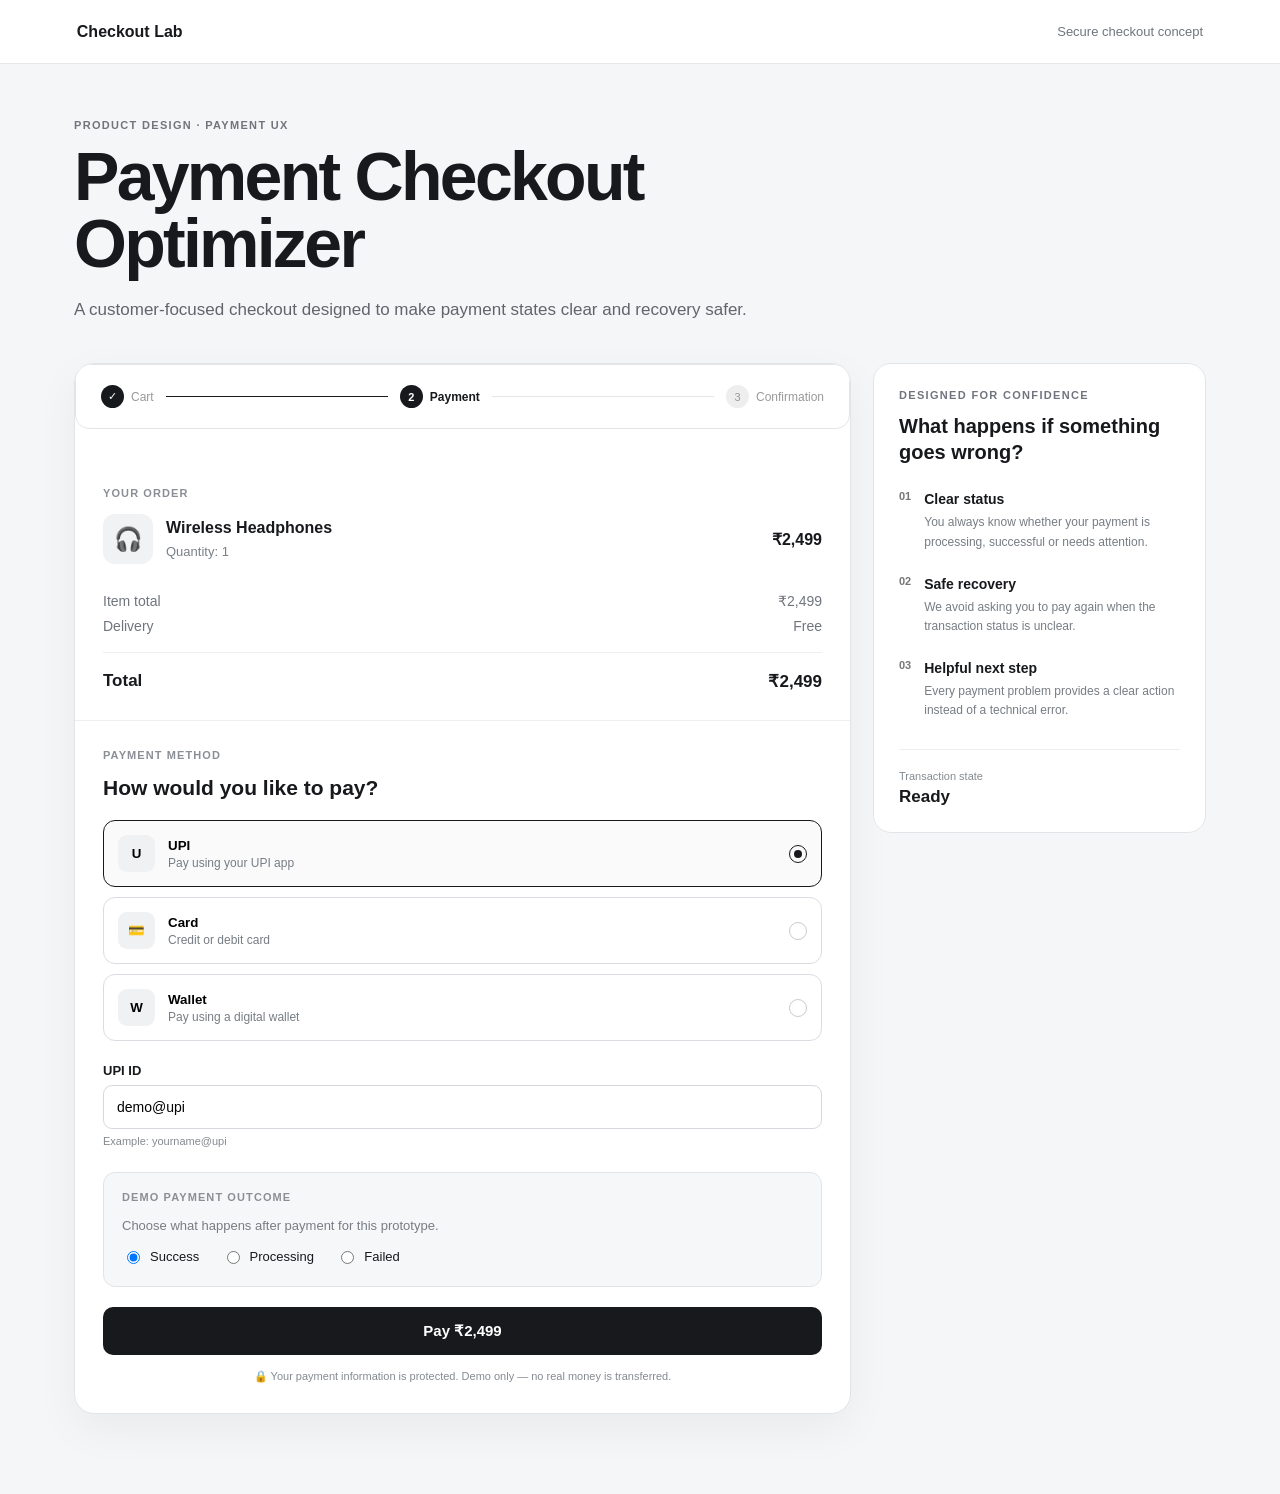
<file: index.html>
<!DOCTYPE html>
<html lang="en">

<head>

    <meta charset="UTF-8">

    <meta
        name="viewport"
        content="width=device-width, initial-scale=1.0"
    >

    <title>Payment Checkout Optimizer</title>

    <link rel="stylesheet" href="style.css">

</head>


<body>

    <!-- HEADER -->

    <header class="header">

        <div class="logo">
            Checkout Lab
        </div>

        <div class="header-note">
            Secure checkout concept
        </div>

    </header>


    <main class="container">


        <!-- HERO -->

        <section class="hero">

            <div class="eyebrow">
                PRODUCT DESIGN · PAYMENT UX
            </div>

            <h1>
                Payment Checkout
                Optimizer
            </h1>

            <p>
                A customer-focused checkout designed to make
                payment states clear and recovery safer.
            </p>

        </section>


        <!-- CHECKOUT -->

        <section class="checkout-layout">


            <!-- MAIN CHECKOUT -->

            <div class="checkout-card">


                <!-- PROGRESS -->

                <div class="progress checkout-progress">

    <button
    class="progress-step completed progress-link"
    onclick="window.location.href='cart.html'"
>

    <span>✓</span>

    Cart

</button>

    <div class="progress-line completed-line"></div>


    <div class="progress-step active">

        <span>2</span>

        Payment

    </div>


    <div class="progress-line"></div>


    <div class="progress-step">

        <span>3</span>

        Confirmation

    </div>

</div>
                <!-- ORDER SUMMARY -->

                <section class="order-section">

                    <div class="section-label">
                        YOUR ORDER
                    </div>

                    <div class="product-row">

                        <div class="product-info">

                            <div class="product-image">
                                🎧
                            </div>

                            <div>

                                <strong>
                                    Wireless Headphones
                                </strong>

                                <span>
                                    Quantity: 1
                                </span>

                            </div>

                        </div>

                        <strong>
                            ₹2,499
                        </strong>

                    </div>


                    <div class="price-row">

                        <span>
                            Item total
                        </span>

                        <span>
                            ₹2,499
                        </span>

                    </div>


                    <div class="price-row">

                        <span>
                            Delivery
                        </span>

                        <span>
                            Free
                        </span>

                    </div>


                    <div class="total-row">

                        <strong>
                            Total
                        </strong>

                        <strong>
                            ₹2,499
                        </strong>

                    </div>

                </section>


                <!-- PAYMENT SECTION -->

                <section class="payment-section">

                    <div class="section-label">
                        PAYMENT METHOD
                    </div>

                    <h2>
                        How would you like to pay?
                    </h2>


                    <!-- PAYMENT METHODS -->

                    <div class="payment-methods">


                        <button
                            class="payment-method active"
                            data-method="UPI"
                        >

                            <span class="method-icon">
                                U
                            </span>

                            <span class="method-content">

                                <strong>
                                    UPI
                                </strong>

                                <small>
                                    Pay using your UPI app
                                </small>

                            </span>

                            <span class="radio"></span>

                        </button>


                        <button
                            class="payment-method"
                            data-method="Card"
                        >

                            <span class="method-icon">
                                💳
                            </span>

                            <span class="method-content">

                                <strong>
                                    Card
                                </strong>

                                <small>
                                    Credit or debit card
                                </small>

                            </span>

                            <span class="radio"></span>

                        </button>


                        <button
                            class="payment-method"
                            data-method="Wallet"
                        >

                            <span class="method-icon">
                                W
                            </span>

                            <span class="method-content">

                                <strong>
                                    Wallet
                                </strong>

                                <small>
                                    Pay using a digital wallet
                                </small>

                            </span>

                            <span class="radio"></span>

                        </button>


                    </div>


                    <!-- UPI INPUT -->

                    <div
                        id="upiSection"
                        class="input-section"
                    >

                        <label for="upi">
                            UPI ID
                        </label>

                        <input
                            type="text"
                            id="upi"
                            value="demo@upi"
                            placeholder="example@upi"
                        >

                        <small class="input-help">
                            Example: yourname@upi
                        </small>

                    </div>


                    <!-- CARD INPUT -->

                    <div
                        id="cardSection"
                        class="input-section hidden"
                    >

                        <label for="card">
                            Card number
                        </label>

                        <input
                            type="text"
                            id="card"
                            placeholder="1234 5678 9012 3456"
                        >

                        <div class="card-fields">

                            <input
                                type="text"
                                placeholder="MM / YY"
                            >

                            <input
                                type="text"
                                placeholder="CVV"
                            >

                        </div>

                    </div>


                    <!-- WALLET -->

                    <div
                        id="walletSection"
                        class="wallet-section hidden"
                    >

                        <div class="wallet-message">

                            <strong>
                                Wallet payment
                            </strong>

                            <span>
                                You will be redirected to your wallet
                                provider to complete payment.
                            </span>

                        </div>

                    </div>

                    <div class="demo-outcome">

    <div class="section-label">
        DEMO PAYMENT OUTCOME
    </div>

    <p>
        Choose what happens after payment for this prototype.
    </p>

    <label>
        <input
            type="radio"
            name="paymentOutcome"
            value="success"
            checked
        >
        Success
    </label>

    <label>
        <input
            type="radio"
            name="paymentOutcome"
            value="processing"
        >
        Processing
    </label>

    <label>
        <input
            type="radio"
            name="paymentOutcome"
            value="failed"
        >
        Failed
    </label>

</div>
                    <!-- PAY BUTTON -->

                    <button
                        id="payButton"
                        class="pay-button"
                    >

                        Pay ₹2,499

                    </button>


                    <div class="security-note">

                        🔒 Your payment information is protected.
                        Demo only — no real money is transferred.

                    </div>

                </section>


                <!-- PAYMENT STATUS -->

                <section
                    id="statusSection"
                    class="status-section hidden"
                >

                    <div
                        id="statusIcon"
                        class="status-icon"
                    >
                        ✓
                    </div>

                    <h2 id="statusTitle">
                        Payment successful
                    </h2>

                    <p id="statusMessage">
                        Your order has been confirmed.
                    </p>


                    <div
                        id="statusDetails"
                        class="status-details"
                    >

                        <div>

                            <span>
                                Amount
                            </span>

                            <strong>
                                ₹2,499
                            </strong>

                        </div>

                        <div>

                            <span>
                                Payment method
                            </span>

                            <strong id="statusMethod">
                                UPI
                            </strong>

                        </div>

                    </div>


                    <div
                        id="statusActions"
                        class="status-actions"
                    >

                    </div>

                </section>


            </div>


            <!-- RIGHT SIDE -->

            <aside class="trust-card">


                <div class="eyebrow">
                    DESIGNED FOR CONFIDENCE
                </div>


                <h3>
                    What happens if something goes wrong?
                </h3>


                <div class="trust-item">

                    <span class="trust-number">
                        01
                    </span>

                    <div>

                        <strong>
                            Clear status
                        </strong>

                        <p>
                            You always know whether your payment
                            is processing, successful or needs attention.
                        </p>

                    </div>

                </div>


                <div class="trust-item">

                    <span class="trust-number">
                        02
                    </span>

                    <div>

                        <strong>
                            Safe recovery
                        </strong>

                        <p>
                            We avoid asking you to pay again
                            when the transaction status is unclear.
                        </p>

                    </div>

                </div>


                <div class="trust-item">

                    <span class="trust-number">
                        03
                    </span>

                    <div>

                        <strong>
                            Helpful next step
                        </strong>

                        <p>
                            Every payment problem provides a
                            clear action instead of a technical error.
                        </p>

                    </div>

                </div>


                <!-- TIMER -->

                <div class="timer-box">

                    <span>
                        Transaction state
                    </span>

                    <strong id="timer">
                        Ready
                    </strong>

                </div>


            </aside>


        </section>


    </main>


    <script src="script.js"></script>

</body>

</html>
</file>
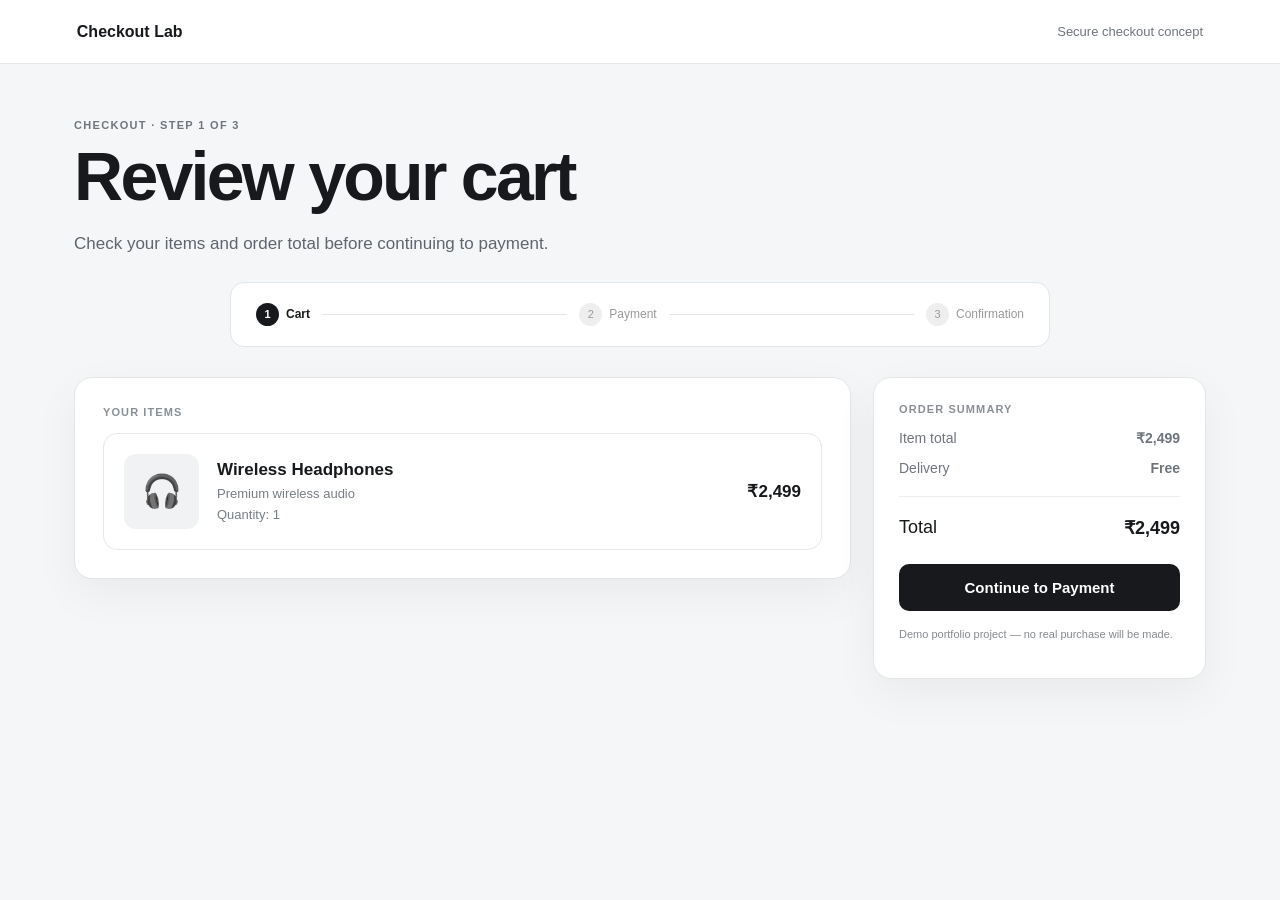
<file: cart.html>
<!DOCTYPE html>
<html lang="en">

<head>

    <meta charset="UTF-8">

    <meta
        name="viewport"
        content="width=device-width, initial-scale=1.0"
    >

    <title>Your Cart</title>

    <link rel="stylesheet" href="style.css">

</head>


<body>

    <!-- HEADER -->

    <header class="header">

        <div class="logo">
            Checkout Lab
        </div>

        <div class="header-note">
            Secure checkout concept
        </div>

    </header>


    <main class="container">


        <!-- HERO -->

        <section class="hero cart-hero">

            <div class="eyebrow">
                CHECKOUT · STEP 1 OF 3
            </div>

            <h1>
                Review your cart
            </h1>

            <p>
                Check your items and order total before
                continuing to payment.
            </p>

        </section>


        <!-- PROGRESS -->

        <div class="progress checkout-progress">


            <div class="progress-step active">

                <span>1</span>

                Cart

            </div>


            <div class="progress-line"></div>


            <div class="progress-step">

                <span>2</span>

                Payment

            </div>


            <div class="progress-line"></div>


            <div class="progress-step">

                <span>3</span>

                Confirmation

            </div>


        </div>


        <!-- CART LAYOUT -->

        <section class="cart-layout">


            <!-- CART ITEMS -->

            <div class="cart-card">


                <div class="section-label">
                    YOUR ITEMS
                </div>


                <div class="cart-product">


                    <div class="product-image large">
                        🎧
                    </div>


                    <div class="cart-product-info">

                        <strong>
                            Wireless Headphones
                        </strong>

                        <span>
                            Premium wireless audio
                        </span>

                        <span>
                            Quantity: 1
                        </span>

                    </div>


                    <strong class="cart-price">
                        ₹2,499
                    </strong>


                </div>


            </div>


            <!-- ORDER SUMMARY -->

            <aside class="cart-summary">


                <div class="section-label">
                    ORDER SUMMARY
                </div>


                <div class="summary-row">

                    <span>
                        Item total
                    </span>

                    <strong>
                        ₹2,499
                    </strong>

                </div>


                <div class="summary-row">

                    <span>
                        Delivery
                    </span>

                    <strong>
                        Free
                    </strong>

                </div>


                <div class="summary-total">

                    <span>
                        Total
                    </span>

                    <strong>
                        ₹2,499
                    </strong>

                </div>


                <button
                    id="continuePayment"
                    class="continue-button"
                >

                    Continue to Payment

                </button>


                <p class="demo-note">

                    Demo portfolio project — no real
                    purchase will be made.

                </p>


            </aside>


        </section>


    </main>


    <script>

        const continuePayment =
            document.getElementById(
                "continuePayment"
            );


        continuePayment.addEventListener(
            "click",
            function () {

                window.location.href =
                    "index.html";

            }
        );

    </script>


</body>

</html>
</file>
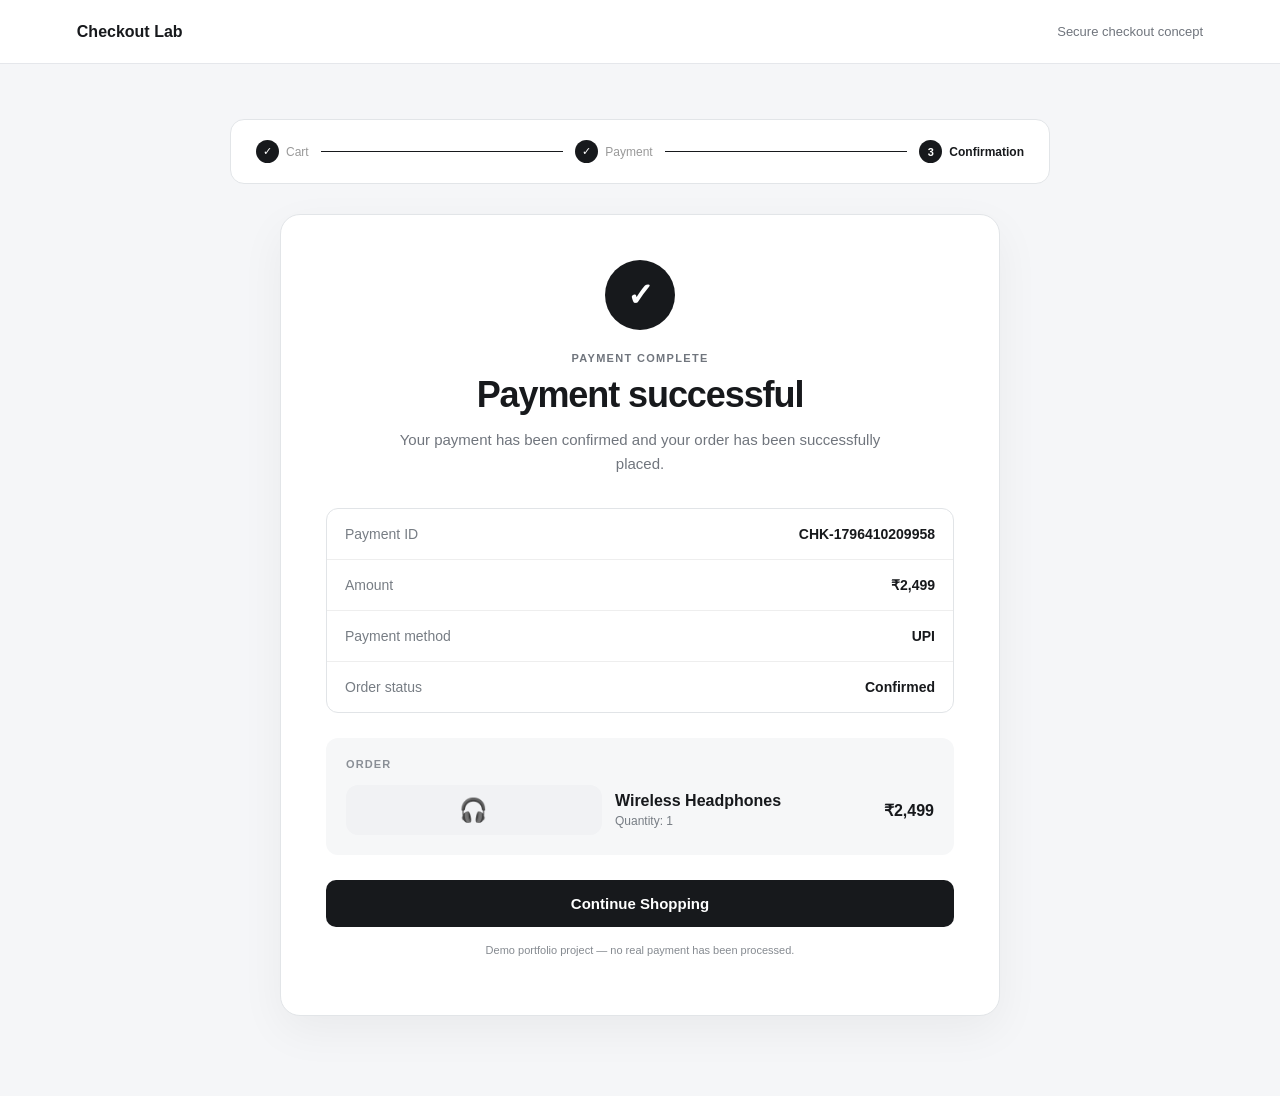
<file: confirmation.html>
<!DOCTYPE html>
<html lang="en">

<head>

    <meta charset="UTF-8">

    <meta
        name="viewport"
        content="width=device-width, initial-scale=1.0"
    >

    <title>Payment Confirmation</title>

    <link rel="stylesheet" href="style.css">

</head>


<body>

    <!-- HEADER -->

    <header class="header">

        <div class="logo">
            Checkout Lab
        </div>

        <div class="header-note">
            Secure checkout concept
        </div>

    </header>


    <main class="container">


        <!-- PROGRESS -->

        <div class="progress confirmation-progress">

            <button
    class="progress-step completed progress-link"
    onclick="window.location.href='cart.html'"
>

    <span>✓</span>

    Cart

</button>


            <div class="progress-line completed-line"></div>


            <button
    class="progress-step completed progress-link"
    onclick="window.location.href='index.html'"
>

    <span>✓</span>

    Payment

</button>


            <div class="progress-line completed-line"></div>


            <div class="progress-step active">

                <span>3</span>

                Confirmation

            </div>

        </div>


        <!-- CONFIRMATION CARD -->

        <section class="confirmation-card">


            <!-- SUCCESS ICON -->

            <div class="success-icon">

                ✓

            </div>


            <div class="eyebrow">

                PAYMENT COMPLETE

            </div>


            <h1>

                Payment successful

            </h1>


            <p class="confirmation-message">

                Your payment has been confirmed and your
                order has been successfully placed.

            </p>


            <!-- PAYMENT DETAILS -->

            <div class="confirmation-details">


                <div class="confirmation-row">

                    <span>
                        Payment ID
                    </span>

                    <strong id="paymentId">
                        CHK-20260921-48291
                    </strong>

                </div>


                <div class="confirmation-row">

                    <span>
                        Amount
                    </span>

                    <strong>
                        ₹2,499
                    </strong>

                </div>


                <div class="confirmation-row">

                    <span>
                        Payment method
                    </span>

                    <strong id="paymentMethod">
                        UPI
                    </strong>

                </div>


                <div class="confirmation-row">

                    <span>
                        Order status
                    </span>

                    <strong class="status-confirmed">
                        Confirmed
                    </strong>

                </div>


            </div>


            <!-- ORDER SUMMARY -->

            <div class="confirmed-order">

                <div class="section-label">

                    ORDER

                </div>


                <div class="confirmed-product">

                    <div class="product-image">

                        🎧

                    </div>


                    <div>

                        <strong>
                            Wireless Headphones
                        </strong>

                        <span>
                            Quantity: 1
                        </span>

                    </div>


                    <strong>
                        ₹2,499
                    </strong>

                </div>

            </div>


            <!-- CONTINUE -->

            <button
                id="continueShopping"
                class="continue-button"
            >

                Continue Shopping

            </button>


            <p class="demo-note">

                Demo portfolio project — no real payment
                has been processed.

            </p>


        </section>


    </main>


    <script>

        /*
            Read the selected payment method
            from the previous payment page.
        */

        const savedMethod =
            localStorage.getItem("paymentMethod");


        if (savedMethod) {

            document.getElementById(
                "paymentMethod"
            ).textContent = savedMethod;

        }


        /*
            Generate a demo payment ID.
        */

        const paymentId =
            "CHK-" +
            Date.now();


        document.getElementById(
            "paymentId"
        ).textContent = paymentId;


        /*
            Continue Shopping
        */

        document
            .getElementById("continueShopping")
            .addEventListener("click", () => {

                localStorage.removeItem(
                    "paymentMethod"
                );

                window.location.href =
                    "index.html";

            });

    </script>


</body>

</html>
</file>
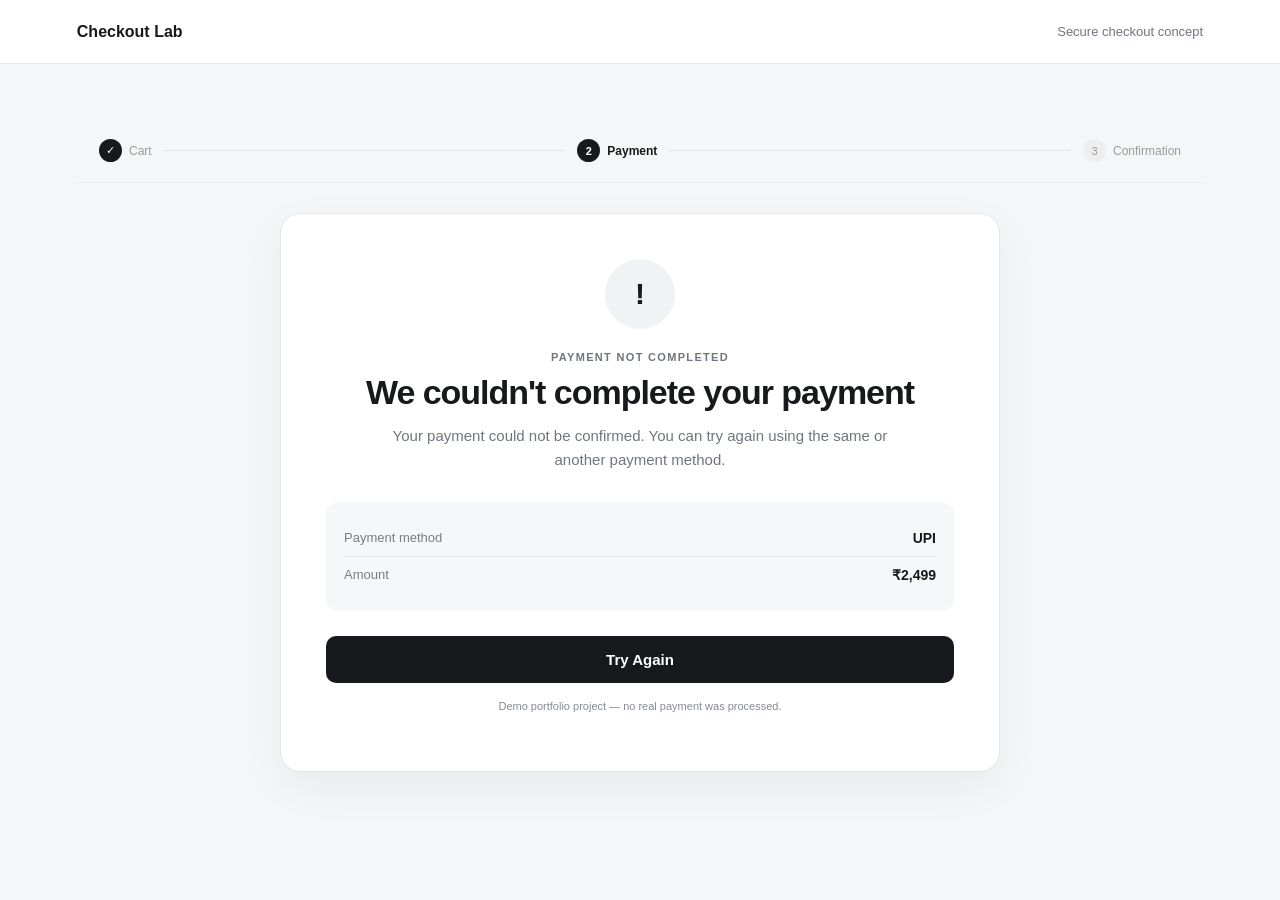
<file: failed.html>
<!DOCTYPE html>
<html lang="en">

<head>

    <meta charset="UTF-8">

    <meta
        name="viewport"
        content="width=device-width, initial-scale=1.0"
    >

    <title>Payment Failed</title>

    <link
        rel="stylesheet"
        href="style.css"
    >

</head>


<body>

    <header class="header">

        <div class="logo">
            Checkout Lab
        </div>

        <div class="header-note">
            Secure checkout concept
        </div>

    </header>


    <main class="container">


        <div class="progress">

            <div class="progress-step completed">

                <span>✓</span>

                Cart

            </div>


            <div class="progress-line"></div>


            <div class="progress-step active">

                <span>2</span>

                Payment

            </div>


            <div class="progress-line"></div>


            <div class="progress-step">

                <span>3</span>

                Confirmation

            </div>

        </div>


        <section class="state-card">


            <div class="failed-icon">

                !

            </div>


            <div class="eyebrow">

                PAYMENT NOT COMPLETED

            </div>


            <h1>

                We couldn't complete your payment

            </h1>


            <p class="state-message">

                Your payment could not be confirmed.
                You can try again using the same or
                another payment method.

            </p>


            <div class="state-info">

                <div>

                    <span>
                        Payment method
                    </span>

                    <strong id="paymentMethod">
                        UPI
                    </strong>

                </div>


                <div>

                    <span>
                        Amount
                    </span>

                    <strong>
                        ₹2,499
                    </strong>

                </div>

            </div>


            <button
                class="continue-button"
                id="tryAgain"
            >

                Try Again

            </button>


            <p class="demo-note">

                Demo portfolio project — no real payment
                was processed.

            </p>


        </section>


    </main>


    <script>

        const savedMethod =
            localStorage.getItem("paymentMethod");


        if (savedMethod) {

            document.getElementById(
                "paymentMethod"
            ).textContent = savedMethod;

        }


        document
            .getElementById("tryAgain")
            .addEventListener(
                "click",
                function () {

                    window.location.href =
                        "index.html";

                }
            );

    </script>


</body>

</html>
</file>
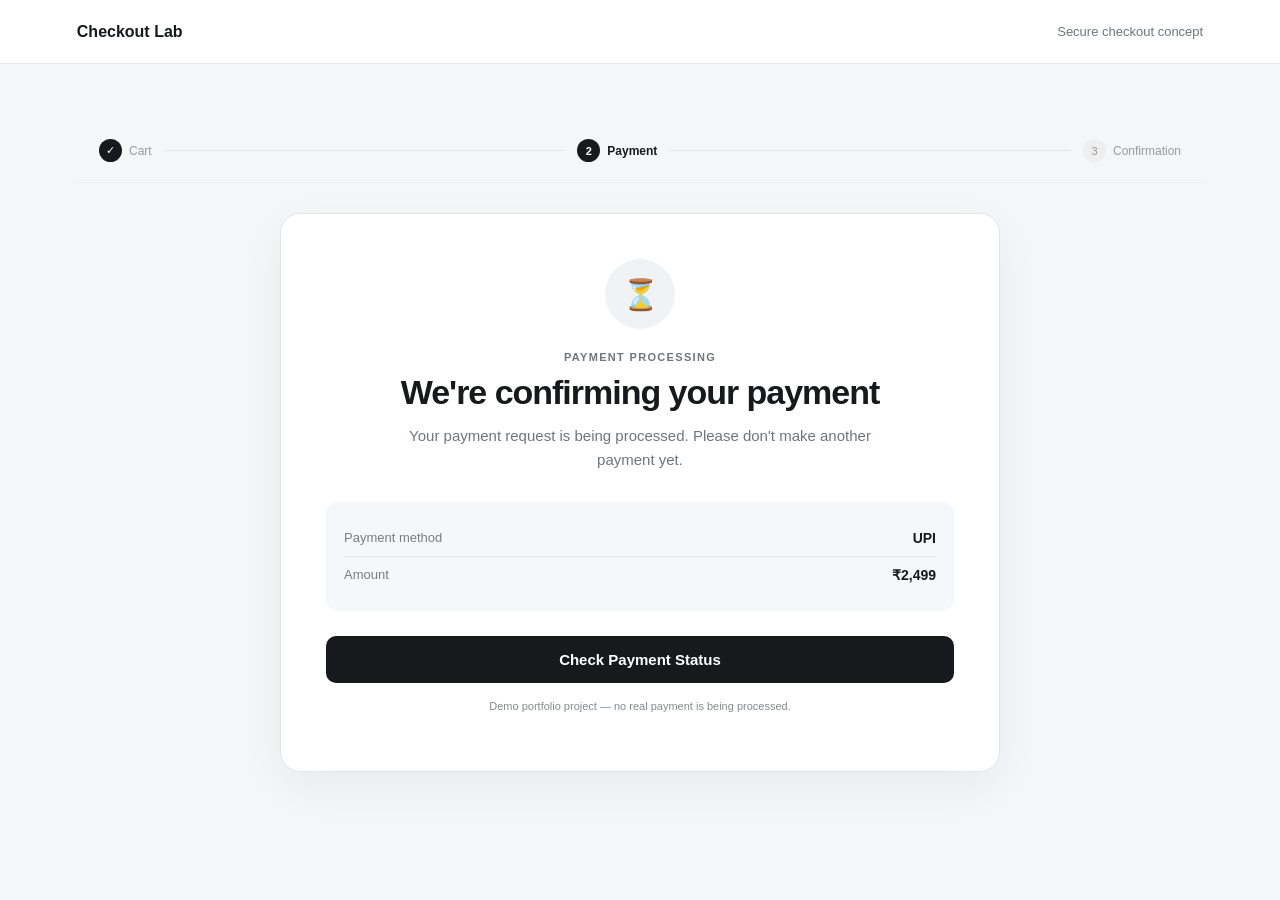
<file: processing.html>
<!DOCTYPE html>
<html lang="en">

<head>

    <meta charset="UTF-8">

    <meta
        name="viewport"
        content="width=device-width, initial-scale=1.0"
    >

    <title>Payment Processing</title>

    <link
        rel="stylesheet"
        href="style.css"
    >

</head>


<body>

    <header class="header">

        <div class="logo">
            Checkout Lab
        </div>

        <div class="header-note">
            Secure checkout concept
        </div>

    </header>


    <main class="container">


        <div class="progress">

            <div class="progress-step completed">

                <span>✓</span>

                Cart

            </div>


            <div class="progress-line"></div>


            <div class="progress-step active">

                <span>2</span>

                Payment

            </div>


            <div class="progress-line"></div>


            <div class="progress-step">

                <span>3</span>

                Confirmation

            </div>

        </div>


        <section class="state-card">


            <div class="processing-icon">

                ⏳

            </div>


            <div class="eyebrow">

                PAYMENT PROCESSING

            </div>


            <h1>

                We're confirming your payment

            </h1>


            <p class="state-message">

                Your payment request is being processed.
                Please don't make another payment yet.

            </p>


            <div class="state-info">

                <div>

                    <span>
                        Payment method
                    </span>

                    <strong id="paymentMethod">
                        UPI
                    </strong>

                </div>


                <div>

                    <span>
                        Amount
                    </span>

                    <strong>
                        ₹2,499
                    </strong>

                </div>

            </div>


            <button
                class="continue-button"
                id="checkStatus"
            >

                Check Payment Status

            </button>


            <p class="demo-note">

                Demo portfolio project — no real payment
                is being processed.

            </p>


        </section>


    </main>


    <script>

        const savedMethod =
            localStorage.getItem("paymentMethod");


        if (savedMethod) {

            document.getElementById(
                "paymentMethod"
            ).textContent = savedMethod;

        }


        document
            .getElementById("checkStatus")
            .addEventListener(
                "click",
                function () {

                    window.location.href =
                        "confirmation.html";

                }
            );

    </script>


</body>

</html>
</file>
<file: style.css>
* {
    box-sizing: border-box;
}


body {
    margin: 0;

    font-family:
        Arial,
        Helvetica,
        sans-serif;

    background: #f5f6f8;

    color: #17191c;
}


/* HEADER */

.header {
    height: 64px;

    padding: 0 6vw;

    display: flex;

    align-items: center;

    justify-content: space-between;

    background: white;

    border-bottom: 1px solid #e5e7eb;
}


.logo {
    font-weight: 700;

    font-size: 16px;
}


.header-note {
    color: #70757d;

    font-size: 13px;
}


/* MAIN */

.container {
    max-width: 1180px;

    margin: auto;

    padding: 55px 24px 80px;
}


/* HERO */

.hero {
    max-width: 780px;

    margin-bottom: 40px;
}


.eyebrow {
    font-size: 11px;

    font-weight: 700;

    letter-spacing: 0.12em;

    color: #70757d;

    text-transform: uppercase;
}


.hero h1 {
    font-size: clamp(42px, 6vw, 68px);

    line-height: 0.98;

    letter-spacing: -0.04em;

    margin: 12px 0 20px;
}


.hero p {
    color: #60656d;

    font-size: 17px;

    line-height: 1.6;

    max-width: 680px;
}


/* CHECKOUT LAYOUT */

.checkout-layout {
    display: grid;

    grid-template-columns: minmax(0, 1.4fr) minmax(280px, 0.6fr);

    gap: 22px;

    align-items: start;
}


/* CHECKOUT CARD */

.checkout-card {
    background: white;

    border: 1px solid #e2e5e8;

    border-radius: 20px;

    overflow: hidden;

    box-shadow:
        0 15px 45px rgba(0, 0, 0, 0.05);
}


/* PROGRESS */

.progress {
    padding: 20px 25px;

    display: flex;

    align-items: center;

    gap: 12px;

    border-bottom: 1px solid #eeeeee;
}


.progress-step {
    display: flex;

    align-items: center;

    gap: 7px;

    color: #999;

    font-size: 12px;

    white-space: nowrap;
}


.progress-step span {
    width: 23px;

    height: 23px;

    border-radius: 50%;

    display: flex;

    align-items: center;

    justify-content: center;

    background: #eeeeee;

    font-size: 11px;
}


.progress-step.completed span,
.progress-step.active span {
    background: #17191c;

    color: white;
}


.progress-step.active {
    color: #17191c;

    font-weight: 700;
}


.progress-line {
    height: 1px;

    flex: 1;

    background: #e5e5e5;
}


/* ORDER */

.order-section,
.payment-section,
.status-section {
    padding: 28px;
}


.section-label {
    font-size: 11px;

    letter-spacing: 0.1em;

    font-weight: 700;

    color: #8a8f96;

    margin-bottom: 15px;
}


.product-row {
    display: flex;

    align-items: center;

    justify-content: space-between;

    padding-bottom: 20px;
}


.product-info {
    display: flex;

    align-items: center;

    gap: 13px;
}


.product-image {
    width: 50px;

    height: 50px;

    display: flex;

    align-items: center;

    justify-content: center;

    border-radius: 12px;

    background: #f1f2f4;

    font-size: 23px;
}


.product-info strong {
    display: block;

    margin-bottom: 5px;
}


.product-info span {
    color: #7b8087;

    font-size: 13px;
}


.price-row {
    display: flex;

    justify-content: space-between;

    color: #70757d;

    font-size: 14px;

    margin-top: 9px;
}


.total-row {
    display: flex;

    justify-content: space-between;

    border-top: 1px solid #eeeeee;

    margin-top: 18px;

    padding-top: 18px;

    font-size: 17px;
}


/* PAYMENT */

.payment-section {
    border-top: 1px solid #eeeeee;
}


.payment-section h2 {
    margin: 0 0 20px;

    font-size: 21px;
}


/* PAYMENT METHODS */

.payment-methods {
    display: flex;

    flex-direction: column;

    gap: 10px;

    margin-bottom: 22px;
}


.payment-method {
    width: 100%;

    display: flex;

    align-items: center;

    gap: 13px;

    padding: 14px;

    background: white;

    border: 1px solid #d9dde2;

    border-radius: 12px;

    cursor: pointer;

    text-align: left;

    transition: 0.15s;
}


.payment-method:hover {
    border-color: #9ea4aa;
}


.payment-method.active {
    border: 1.5px solid #17191c;

    background: #fafafa;
}


.method-icon {
    width: 37px;

    height: 37px;

    border-radius: 9px;

    background: #f0f1f3;

    display: flex;

    align-items: center;

    justify-content: center;

    font-weight: 700;
}


.method-content {
    display: flex;

    flex-direction: column;

    gap: 3px;

    flex: 1;
}


.method-content small {
    color: #777d84;

    font-size: 12px;
}


.radio {
    width: 18px;

    height: 18px;

    border: 1px solid #c7cbd0;

    border-radius: 50%;

    position: relative;
}


.payment-method.active .radio {
    border-color: #17191c;
}


.payment-method.active .radio::after {
    content: "";

    position: absolute;

    width: 8px;

    height: 8px;

    border-radius: 50%;

    background: #17191c;

    top: 4px;

    left: 4px;
}


/* INPUT */

.input-section label {
    display: block;

    margin-bottom: 7px;

    font-size: 13px;

    font-weight: 600;
}


.input-section input {
    width: 100%;

    padding: 13px;

    border: 1px solid #d5d9de;

    border-radius: 9px;

    font-size: 14px;

    outline: none;
}


.input-section input:focus {
    border-color: #17191c;
}


.input-help {
    display: block;

    margin-top: 6px;

    color: #858a90;

    font-size: 11px;
}


.card-fields {
    display: grid;

    grid-template-columns: 1fr 1fr;

    gap: 10px;

    margin-top: 10px;
}


/* WALLET */

.wallet-message {
    padding: 16px;

    border-radius: 10px;

    background: #f4f5f6;

    display: flex;

    flex-direction: column;

    gap: 6px;
}


.wallet-message span {
    color: #6f747b;

    font-size: 13px;

    line-height: 1.5;
}


/* PAY BUTTON */

.pay-button {
    width: 100%;

    margin-top: 20px;

    padding: 15px;

    border: none;

    border-radius: 10px;

    background: #17191c;

    color: white;

    font-size: 15px;

    font-weight: 700;

    cursor: pointer;
}


.pay-button:hover {
    background: #2d3034;
}


.pay-button:disabled {
    opacity: 0.55;

    cursor: not-allowed;
}


.security-note {
    text-align: center;

    margin-top: 13px;

    color: #858a90;

    font-size: 11px;

    line-height: 1.5;
}


/* TRUST CARD */

.trust-card {
    background: white;

    border: 1px solid #e2e5e8;

    border-radius: 18px;

    padding: 25px;

    position: sticky;

    top: 20px;
}


.trust-card h3 {
    font-size: 20px;

    line-height: 1.3;

    margin: 12px 0 25px;
}


.trust-item {
    display: flex;

    gap: 13px;

    margin-bottom: 23px;
}


.trust-number {
    font-size: 11px;

    font-weight: 700;

    color: #777;
}


.trust-item strong {
    font-size: 14px;
}


.trust-item p {
    color: #777d84;

    font-size: 12px;

    line-height: 1.6;

    margin: 5px 0 0;
}


/* TIMER */

.timer-box {
    border-top: 1px solid #eeeeee;

    padding-top: 20px;

    margin-top: 28px;
}


.timer-box span {
    display: block;

    color: #858a90;

    font-size: 11px;

    margin-bottom: 5px;
}


.timer-box strong {
    font-size: 17px;
}


/* STATUS */

.status-section {
    text-align: center;

    border-top: 1px solid #eeeeee;
}


.status-icon {
    width: 58px;

    height: 58px;

    border-radius: 50%;

    background: #eeeeee;

    display: flex;

    align-items: center;

    justify-content: center;

    margin: 0 auto 16px;

    font-size: 25px;

    font-weight: 700;
}


.status-section h2 {
    margin: 0 0 8px;

    font-size: 24px;
}


.status-section > p {
    color: #71767d;

    max-width: 500px;

    margin: 0 auto;

    line-height: 1.6;
}


.status-details {
    max-width: 420px;

    margin: 25px auto;

    padding: 16px;

    background: #f6f7f8;

    border-radius: 11px;

    display: grid;

    gap: 13px;
}


.status-details div {
    display: flex;

    justify-content: space-between;

    font-size: 13px;
}


.status-details span {
    color: #777d84;
}


.status-actions {
    display: flex;

    gap: 10px;

    justify-content: center;

    flex-wrap: wrap;
}


.action-button {
    padding: 11px 17px;

    border-radius: 9px;

    border: 1px solid #d3d7db;

    background: white;

    cursor: pointer;

    font-weight: 600;
}


.action-button.primary {
    background: #17191c;

    color: white;

    border-color: #17191c;
}


/* UTILITY */

.hidden {
    display: none !important;
}


/* MOBILE */

@media (max-width: 850px) {

    .checkout-layout {
        grid-template-columns: 1fr;
    }

    .trust-card {
        position: static;
    }

}


@media (max-width: 600px) {

    .container {
        padding: 35px 15px 60px;
    }


    .header {
        padding: 0 18px;
    }


    .header-note {
        display: none;
    }


    .hero h1 {
        font-size: 42px;
    }


    .progress {
        padding: 16px;
    }


    .progress-line {
        min-width: 10px;
    }


    .progress-step {
        font-size: 10px;
    }


    .order-section,
    .payment-section,
    .status-section {
        padding: 20px;
    }

}

/* =========================
   CONFIRMATION PAGE
========================= */

.confirmation-progress {
    max-width: 820px;

    margin: 0 auto 30px;

    background: white;

    border: 1px solid #e2e5e8;

    border-radius: 14px;
}


/* CONFIRMATION CARD */

.confirmation-card {
    max-width: 720px;

    margin: 0 auto;

    background: white;

    border: 1px solid #e2e5e8;

    border-radius: 20px;

    padding: 45px;

    text-align: center;

    box-shadow:
        0 15px 45px rgba(0, 0, 0, 0.05);
}


/* SUCCESS ICON */

.success-icon {
    width: 70px;

    height: 70px;

    margin: 0 auto 22px;

    border-radius: 50%;

    display: flex;

    align-items: center;

    justify-content: center;

    background: #17191c;

    color: white;

    font-size: 32px;

    font-weight: 700;
}


/* CONFIRMATION HEADING */

.confirmation-card h1 {
    margin: 10px 0 12px;

    font-size: 36px;

    letter-spacing: -0.03em;
}


.confirmation-message {
    max-width: 520px;

    margin: 0 auto;

    color: #70757d;

    line-height: 1.6;

    font-size: 15px;
}


/* DETAILS */

.confirmation-details {
    margin-top: 32px;

    border: 1px solid #e1e4e7;

    border-radius: 12px;

    overflow: hidden;

    text-align: left;
}


.confirmation-row {
    display: flex;

    justify-content: space-between;

    align-items: center;

    gap: 20px;

    padding: 17px 18px;

    border-bottom: 1px solid #eeeeee;

    font-size: 14px;
}


.confirmation-row:last-child {
    border-bottom: none;
}


.confirmation-row span {
    color: #777d84;
}


.confirmation-row strong {
    text-align: right;
}


.status-confirmed {
    font-weight: 700;
}


/* ORDER */

.confirmed-order {
    margin-top: 25px;

    padding: 20px;

    background: #f6f7f8;

    border-radius: 12px;

    text-align: left;
}


.confirmed-product {
    display: flex;

    align-items: center;

    gap: 13px;
}


.confirmed-product .product-image {
    flex-shrink: 0;
}


.confirmed-product > div {
    flex: 1;
}


.confirmed-product span {
    display: block;

    margin-top: 4px;

    color: #777d84;

    font-size: 12px;
}


/* CONTINUE BUTTON */

.continue-button {
    width: 100%;

    margin-top: 25px;

    padding: 15px;

    border: none;

    border-radius: 10px;

    background: #17191c;

    color: white;

    font-size: 15px;

    font-weight: 700;

    cursor: pointer;
}


.continue-button:hover {
    background: #2d3034;
}


/* DEMO NOTE */

.demo-note {
    margin-top: 15px;

    color: #858a90;

    font-size: 11px;

    line-height: 1.5;
}


/* MOBILE */

@media (max-width: 600px) {

    .confirmation-card {
        padding: 28px 20px;
    }


    .confirmation-card h1 {
        font-size: 30px;
    }


    .confirmation-row {
        align-items: flex-start;

        flex-direction: column;

        gap: 5px;
    }


    .confirmation-row strong {
        text-align: left;
    }


    .confirmed-product {
        flex-wrap: wrap;
    }

}

/* =========================
   CART PAGE
========================= */

.cart-hero {
    margin-bottom: 25px;
}


.checkout-progress {
    max-width: 820px;

    margin: 0 auto 30px;

    background: white;

    border: 1px solid #e2e5e8;

    border-radius: 14px;
}


/* CART LAYOUT */

.cart-layout {
    display: grid;

    grid-template-columns:
        minmax(0, 1.4fr)
        minmax(280px, 0.6fr);

    gap: 22px;

    align-items: start;
}


/* CART CARD */

.cart-card {
    background: white;

    border: 1px solid #e2e5e8;

    border-radius: 18px;

    padding: 28px;

    box-shadow:
        0 15px 45px rgba(0, 0, 0, 0.05);
}


/* PRODUCT */

.cart-product {
    display: flex;

    align-items: center;

    gap: 18px;

    padding: 20px;

    border: 1px solid #e4e7ea;

    border-radius: 14px;
}


.product-image.large {
    width: 75px;

    height: 75px;

    flex-shrink: 0;

    font-size: 32px;
}


.cart-product-info {
    flex: 1;

    display: flex;

    flex-direction: column;

    gap: 6px;
}


.cart-product-info strong {
    font-size: 17px;
}


.cart-product-info span {
    color: #777d84;

    font-size: 13px;
}


.cart-price {
    font-size: 17px;

    white-space: nowrap;
}


/* SUMMARY */

.cart-summary {
    background: white;

    border: 1px solid #e2e5e8;

    border-radius: 18px;

    padding: 25px;

    position: sticky;

    top: 20px;

    box-shadow:
        0 15px 45px rgba(0, 0, 0, 0.05);
}


.summary-row {
    display: flex;

    justify-content: space-between;

    color: #70757d;

    font-size: 14px;

    margin-top: 14px;
}


.summary-total {
    display: flex;

    justify-content: space-between;

    margin-top: 20px;

    padding-top: 20px;

    border-top: 1px solid #eeeeee;

    font-size: 18px;
}


.cart-summary .continue-button {
    margin-top: 25px;
}


/* MOBILE */

@media (max-width: 850px) {

    .cart-layout {
        grid-template-columns: 1fr;
    }


    .cart-summary {
        position: static;
    }

}


@media (max-width: 600px) {

    .cart-card {
        padding: 20px;
    }


    .cart-product {
        align-items: flex-start;

        flex-wrap: wrap;
    }


    .cart-price {
        width: 100%;

        margin-left: 93px;
    }

}

/* =========================
   CHECKOUT PROGRESS
========================= */

.progress-link {
    border: none;

    background: transparent;

    padding: 0;

    cursor: pointer;

    font-family: inherit;
}


.progress-link:hover {
    color: #17191c;
}


.progress-line.completed-line {
    background: #17191c;
}

/* =========================
   PAYMENT STATE DEMO
========================= */

.demo-outcome {
    margin-top: 25px;
    padding: 18px;
    background: #f6f7f8;
    border: 1px solid #e1e4e7;
    border-radius: 12px;
}

.demo-outcome p {
    margin: 8px 0 15px;
    color: #777d84;
    font-size: 13px;
}

.demo-outcome label {
    display: inline-flex;
    align-items: center;
    gap: 7px;
    margin-right: 18px;
    font-size: 13px;
    cursor: pointer;
}


/* =========================
   PAYMENT STATE PAGES
========================= */

.state-card {
    max-width: 720px;
    margin: 30px auto;
    padding: 45px;
    background: white;
    border: 1px solid #e2e5e8;
    border-radius: 20px;
    text-align: center;
    box-shadow: 0 15px 45px rgba(0, 0, 0, 0.05);
}

.processing-icon,
.failed-icon {
    width: 70px;
    height: 70px;
    margin: 0 auto 22px;
    border-radius: 50%;
    display: flex;
    align-items: center;
    justify-content: center;
    font-size: 30px;
    font-weight: 700;
}

.processing-icon {
    background: #f1f2f3;
}

.failed-icon {
    background: #f1f2f3;
}

.state-card h1 {
    margin: 10px 0 12px;
    font-size: 34px;
    letter-spacing: -0.03em;
}

.state-message {
    max-width: 520px;
    margin: 0 auto;
    color: #70757d;
    line-height: 1.6;
    font-size: 15px;
}

.state-info {
    margin-top: 30px;
    padding: 18px;
    background: #f6f7f8;
    border-radius: 12px;
    text-align: left;
}

.state-info div {
    display: flex;
    justify-content: space-between;
    padding: 10px 0;
    border-bottom: 1px solid #e4e6e8;
}

.state-info div:last-child {
    border-bottom: none;
}

.state-info span {
    color: #777d84;
    font-size: 13px;
}

.state-info strong {
    font-size: 14px;
}


@media (max-width: 600px) {

    .state-card {
        padding: 28px 20px;
    }

    .state-card h1 {
        font-size: 29px;
    }

    .demo-outcome label {
        display: flex;
        margin: 12px 0;
    }

    .state-info div {
        gap: 15px;
    }

}
</file>
